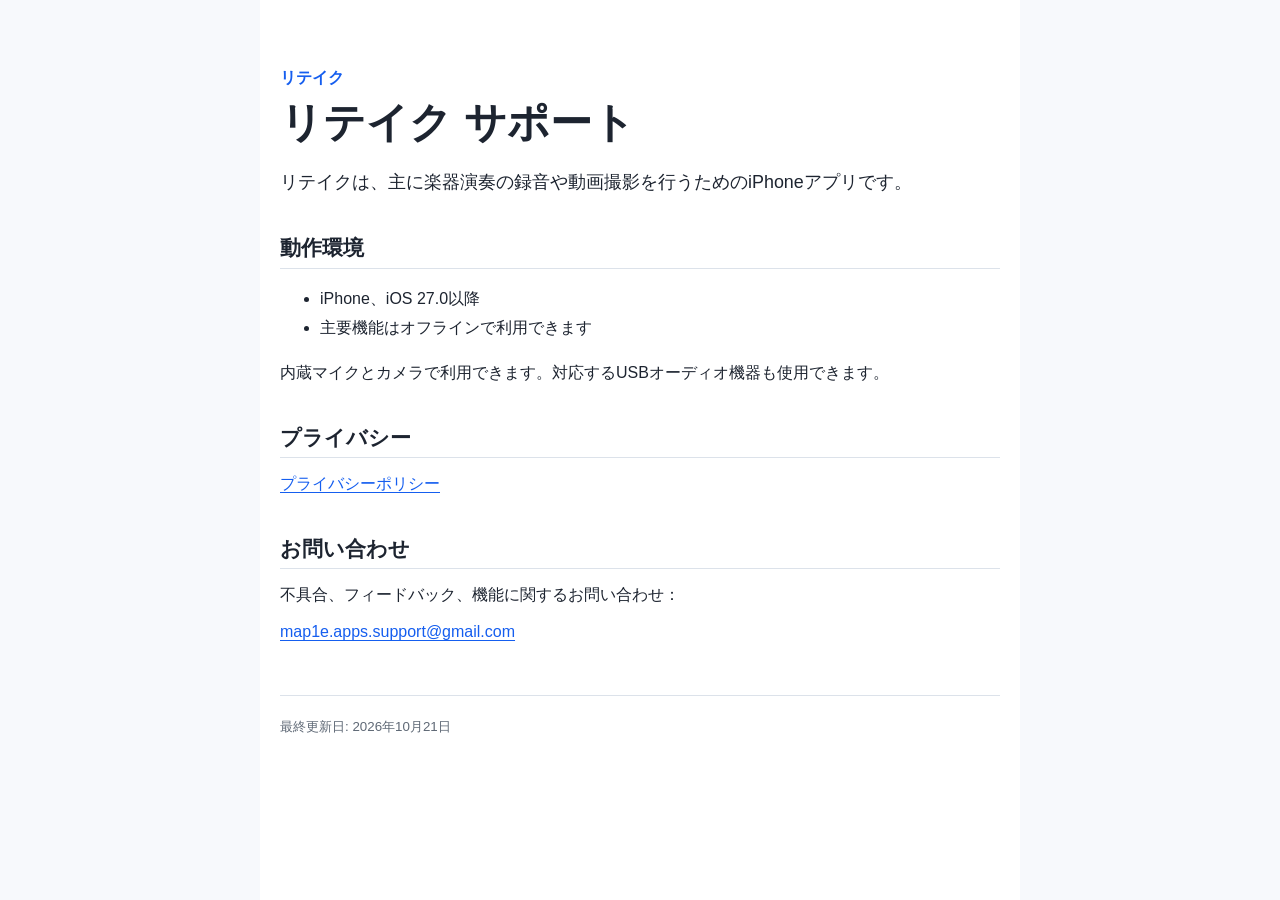
<file: index.html>
<!doctype html>
<html lang="ja">
<head>
<meta charset="utf-8">
<meta name="viewport" content="width=device-width, initial-scale=1">
<meta name="description" content="リテイクの公式サポート情報">
<title>リテイク サポート</title>
<link rel="stylesheet" href="styles.css">
</head>
<body>
<main class="container">
<header>
<p class="eyebrow">リテイク</p>
<h1>リテイク サポート</h1>
</header>
<p class="lead">リテイクは、主に楽器演奏の録音や動画撮影を行うためのiPhoneアプリです。</p>
<section>
<h2>動作環境</h2>
<ul>
<li>iPhone、iOS 27.0以降</li>
<li>主要機能はオフラインで利用できます</li>
</ul>
<p>内蔵マイクとカメラで利用できます。対応するUSBオーディオ機器も使用できます。</p>
</section>
<section>
<h2>プライバシー</h2>
<p>
<a href="privacy/">プライバシーポリシー</a>
</p>
</section>
<section id="contact">
<h2>お問い合わせ</h2>
<p>不具合、フィードバック、機能に関するお問い合わせ：</p>
<p>
<a href="mailto:map1e.apps.support@gmail.com">map1e.apps.support@gmail.com</a>
</p>
</section>
<footer>
<small>最終更新日: 2026年10月21日</small>
</footer>
</main>
</body>
</html>
</file>
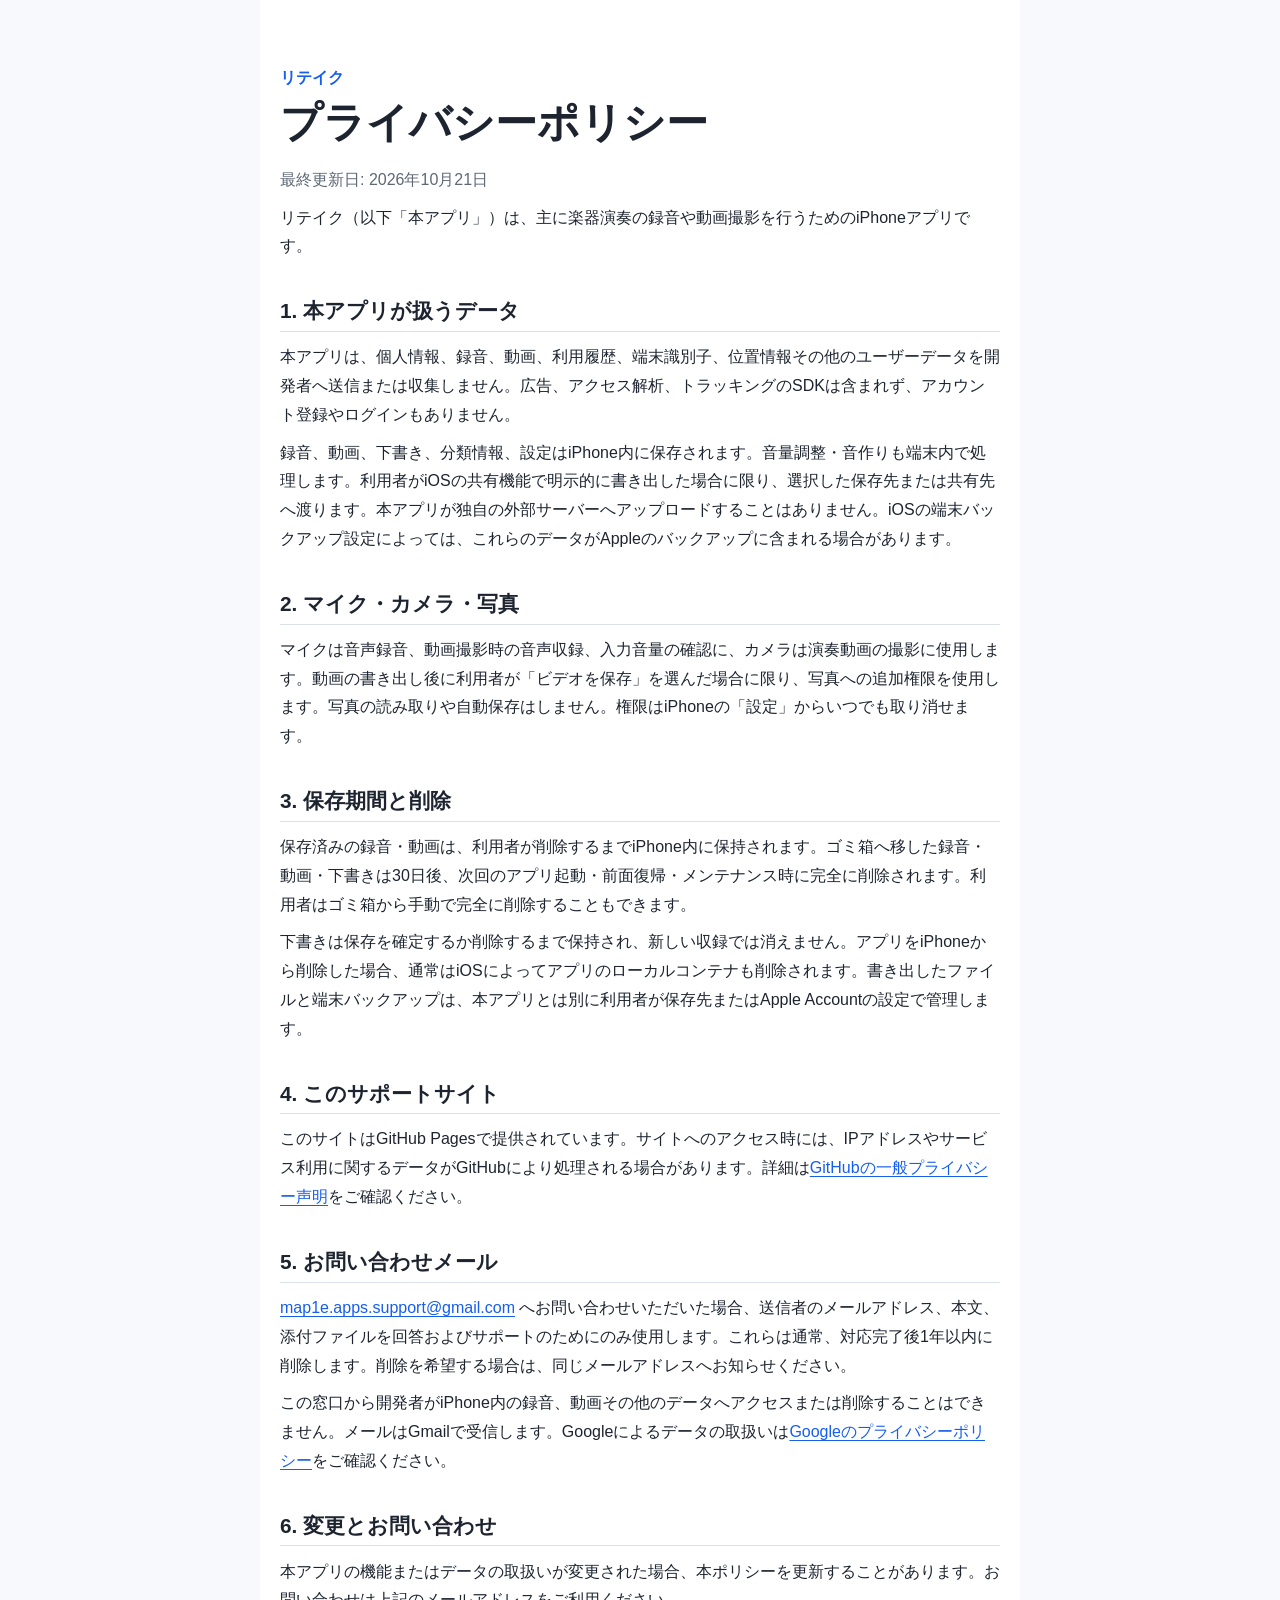
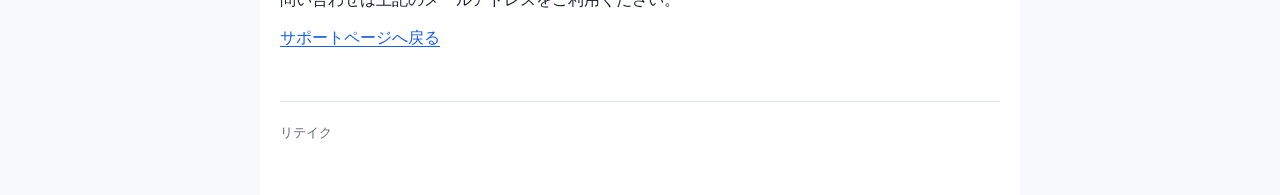
<file: privacy/index.html>
<!doctype html>
<html lang="ja">
<head>
  <meta charset="utf-8">
  <meta name="viewport" content="width=device-width, initial-scale=1">
  <meta name="description" content="リテイクのプライバシーポリシー">
  <title>リテイク プライバシーポリシー</title>
  <link rel="stylesheet" href="../styles.css">
</head>
<body>
  <main class="container">
    <header>
      <p class="eyebrow">リテイク</p>
      <h1>プライバシーポリシー</h1>
      <p class="muted">最終更新日: 2026年10月21日</p>
    </header>
    <p>リテイク（以下「本アプリ」）は、主に楽器演奏の録音や動画撮影を行うためのiPhoneアプリです。</p>
    <section><h2>1. 本アプリが扱うデータ</h2><p>本アプリは、個人情報、録音、動画、利用履歴、端末識別子、位置情報その他のユーザーデータを開発者へ送信または収集しません。広告、アクセス解析、トラッキングのSDKは含まれず、アカウント登録やログインもありません。</p><p>録音、動画、下書き、分類情報、設定はiPhone内に保存されます。音量調整・音作りも端末内で処理します。利用者がiOSの共有機能で明示的に書き出した場合に限り、選択した保存先または共有先へ渡ります。本アプリが独自の外部サーバーへアップロードすることはありません。iOSの端末バックアップ設定によっては、これらのデータがAppleのバックアップに含まれる場合があります。</p></section>
    <section><h2>2. マイク・カメラ・写真</h2><p>マイクは音声録音、動画撮影時の音声収録、入力音量の確認に、カメラは演奏動画の撮影に使用します。動画の書き出し後に利用者が「ビデオを保存」を選んだ場合に限り、写真への追加権限を使用します。写真の読み取りや自動保存はしません。権限はiPhoneの「設定」からいつでも取り消せます。</p></section>
    <section><h2>3. 保存期間と削除</h2><p>保存済みの録音・動画は、利用者が削除するまでiPhone内に保持されます。ゴミ箱へ移した録音・動画・下書きは30日後、次回のアプリ起動・前面復帰・メンテナンス時に完全に削除されます。利用者はゴミ箱から手動で完全に削除することもできます。</p><p>下書きは保存を確定するか削除するまで保持され、新しい収録では消えません。アプリをiPhoneから削除した場合、通常はiOSによってアプリのローカルコンテナも削除されます。書き出したファイルと端末バックアップは、本アプリとは別に利用者が保存先またはApple Accountの設定で管理します。</p></section>
    <section><h2>4. このサポートサイト</h2><p>このサイトはGitHub Pagesで提供されています。サイトへのアクセス時には、IPアドレスやサービス利用に関するデータがGitHubにより処理される場合があります。詳細は<a href="https://docs.github.com/ja/site-policy/privacy-policies/github-general-privacy-statement">GitHubの一般プライバシー声明</a>をご確認ください。</p></section>
    <section><h2>5. お問い合わせメール</h2><p><a href="mailto:map1e.apps.support@gmail.com">map1e.apps.support@gmail.com</a> へお問い合わせいただいた場合、送信者のメールアドレス、本文、添付ファイルを回答およびサポートのためにのみ使用します。これらは通常、対応完了後1年以内に削除します。削除を希望する場合は、同じメールアドレスへお知らせください。</p><p>この窓口から開発者がiPhone内の録音、動画その他のデータへアクセスまたは削除することはできません。メールはGmailで受信します。Googleによるデータの取扱いは<a href="https://policies.google.com/privacy?hl=ja">Googleのプライバシーポリシー</a>をご確認ください。</p></section>
    <section><h2>6. 変更とお問い合わせ</h2><p>本アプリの機能またはデータの取扱いが変更された場合、本ポリシーを更新することがあります。お問い合わせは上記のメールアドレスをご利用ください。</p></section>
    <p><a href="../">サポートページへ戻る</a></p>
    <footer><small>リテイク</small></footer>
  </main>
</body>
</html>
</file>
<file: styles.css>
:root{color-scheme:light;--ink:#1d2430;--muted:#5e6875;--accent:#155eef;--line:#dce2ea;--bg:#f7f9fc}*{box-sizing:border-box}body{margin:0;background:var(--bg);color:var(--ink);font-family:-apple-system,BlinkMacSystemFont,"Hiragino Sans","Yu Gothic",sans-serif;line-height:1.8}.container{max-width:760px;margin:0 auto;padding:clamp(24px,6vw,64px) 20px 48px;background:#fff;min-height:100vh}h1{font-size:clamp(1.9rem,6vw,2.6rem);line-height:1.3;margin:.2rem 0 1rem}h2{font-size:1.3rem;line-height:1.4;margin:2.2rem 0 .7rem;border-bottom:1px solid var(--line);padding-bottom:.35rem}h3{font-size:1.05rem;margin:1.4rem 0 .2rem}p{margin:.55rem 0}.lead{font-size:1.12rem}.eyebrow{color:var(--accent);font-weight:700;margin:0}.muted,small{color:var(--muted)}a{color:var(--accent);text-underline-offset:3px}footer{border-top:1px solid var(--line);margin-top:3rem;padding-top:1rem}
</file>
